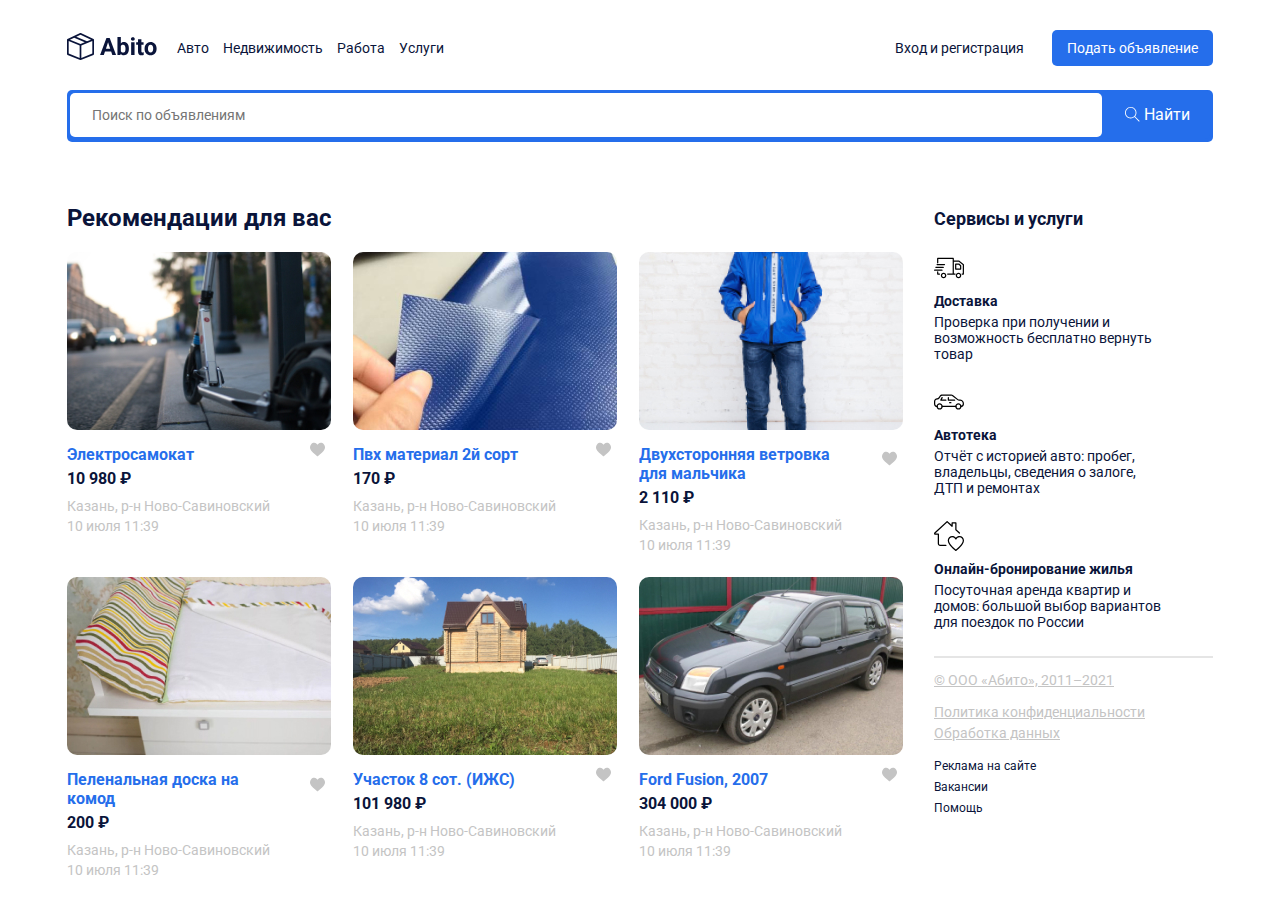
<file: index.html>
<!DOCTYPE html>
<html lang="ru">
<head>
	<meta charset="UTF-8">
	<meta http-equiv="X-UA-Compatible" content="IE=edge">
	<meta name="viewport" content="width=device-width, initial-scale=1.0">
	<title>Abito</title>
	<link rel="stylesheet" href="css/normalize.css">
	<link rel="preconnect" href="https://fonts.googleapis.com">
	<link rel="preconnect" href="https://fonts.gstatic.com" crossorigin>
	<link href="https://fonts.googleapis.com/css2?family=Roboto:wght@400;700&display=swap" rel="stylesheet">
	<link rel="stylesheet" href="css/style.css">
</head>
<body>
	<div class="container">
		<!-- Шапка сайта -->
	<header class="header">
		<div class="navbar">
			<a href="/index.html" class="logo">
				<img src="img/logo.svg" alt="Logo: Abito" class="logo-img">
			</a>
			<nav class="navbar-menu">
				<ul class="menu">
					<li class="menu-item">
						<a href="#" class="menu-link">Авто</a></li>
					<li class="menu-item">
						<a href="#" class="menu-link">Недвижимость</a></li>
					<li class="menu-item">
						<a href="#" class="menu-link">Работа</a></li>
					<li class="menu-item">
						<a href="#" class="menu-link">Услуги</a></li>
				</ul>
			</nav>
			<div class="button-group">
				<a href="#" class="button button-link">Вход и регистрация</a>
				<a href="#" class="button button-primary">Подать объявление</a>
			</div>
			<!-- /.button-group -->
		</div>
		<!-- /.navbar -->
		<div class="search-panel">
			<input type="search" class="search-input" placeholder="Поиск по объявлениям">
			<button class="search-button">
				<svg class="search-icon" width="15" height="15" viewBox="0 0 15 15"  xmlns="http://www.w3.org/2000/svg">
					<g clip-path="url(#clip0)">
					<path d="M14.6506 14.0012L10.0862 9.43675C10.9465 8.43352 11.4706 7.13293 11.4706 5.71058C11.4706 2.54822 8.89765 -0.0247192 5.7353 -0.0247192C4.20353 -0.0247192 2.76265 0.571751 1.67824 1.6544C0.595589 2.73793 -0.000881376 4.17881 9.77541e-07 5.71058C9.77541e-07 8.87293 2.57294 11.4459 5.7353 11.4459C7.15765 11.4459 8.45912 10.9218 9.46235 10.0615L14.0268 14.6259L14.6506 14.0012ZM5.7353 10.5635C3.06 10.5635 0.882354 8.38675 0.882354 5.71058C0.881472 4.41352 1.38618 3.19499 2.30294 2.2791C3.21882 1.36234 4.43824 0.857634 5.7353 0.857634C8.41059 0.857634 10.5882 3.0344 10.5882 5.71058C10.5882 8.38587 8.41059 10.5635 5.7353 10.5635Z" fill="white"/>
					</g>
					<defs>
					<clipPath id="clip0">
					<rect width="15" height="15" fill="white"/>
					</clipPath>
					</defs>
					</svg>					
				<span class="search-button-text">Найти</span>
			</button>
		</div>
		<!-- /.search-panel -->
	</header>

	<div class="page-content">
		<main class="main">
			<h2 class="paget-title">Рекомендации для вас</h2>
			<div class="cards">
				<a href="#" class="card">
					<img src="img/card-image.jpg" alt="photo" class="card-img">
					<div class="card-header">
						<h3 class="card-title">Электросамокат</h3>
						<button class="like">
							<svg class="like-svg" width="15" height="15" viewBox="0 0 15 15"  xmlns="http://www.w3.org/2000/svg">
								<g clip-path="url(#clip0)">
								<path class="like-svg" d="M13.81 2.12631C13.0336 1.28414 11.9681 0.820312 10.8097 0.820312C9.94389 0.820312 9.15092 1.09406 8.45284 1.63387C8.10059 1.90636 7.78141 2.23972 7.5 2.62882C7.2187 2.23984 6.89941 1.90636 6.54705 1.63387C5.84908 1.09406 5.05611 0.820312 4.19025 0.820312C3.03188 0.820312 1.96632 1.28414 1.18984 2.12631C0.42263 2.95864 0 4.09573 0 5.32825C0 6.59683 0.472755 7.75806 1.48773 8.98281C2.39571 10.0784 3.70068 11.1905 5.21187 12.4783C5.72788 12.9181 6.31279 13.4166 6.92013 13.9476C7.08057 14.0881 7.28645 14.1655 7.5 14.1655C7.71343 14.1655 7.91943 14.0881 8.07964 13.9478C8.68698 13.4167 9.27223 12.918 9.78848 12.478C11.2994 11.1904 12.6044 10.0784 13.5124 8.9827C14.5274 7.75806 15 6.59683 15 5.32814C15 4.09573 14.5774 2.95864 13.81 2.12631Z" fill="#C4C4C4"/>
								</g>
								<defs>
								<clipPath id="clip0">
								<rect width="15" height="15" fill="white"/>
								</clipPath>
								</defs>
								</svg>
						</button>
					</div>
					<!-- /.card-title -->
					<strong class="card-price">
						10 980 ₽
					</strong>
					<p class="card-text">Казань, р-н Ново-Савиновский</p>
					<p class="card-text">10 июля 11:39</p>
				</a>
				<!-- /.card -->
				<a href="#" class="card">
					<img src="img/card-image-2.jpg" alt="photo" class="card-img">
					<div class="card-header">
						<h3 class="card-title">Пвх материал 2й сорт</h3>
						<button class="like">
							<svg class="like-svg" width="15" height="15" viewBox="0 0 15 15"  xmlns="http://www.w3.org/2000/svg">
								<g clip-path="url(#clip0)">
								<path class="like-svg" d="M13.81 2.12631C13.0336 1.28414 11.9681 0.820312 10.8097 0.820312C9.94389 0.820312 9.15092 1.09406 8.45284 1.63387C8.10059 1.90636 7.78141 2.23972 7.5 2.62882C7.2187 2.23984 6.89941 1.90636 6.54705 1.63387C5.84908 1.09406 5.05611 0.820312 4.19025 0.820312C3.03188 0.820312 1.96632 1.28414 1.18984 2.12631C0.42263 2.95864 0 4.09573 0 5.32825C0 6.59683 0.472755 7.75806 1.48773 8.98281C2.39571 10.0784 3.70068 11.1905 5.21187 12.4783C5.72788 12.9181 6.31279 13.4166 6.92013 13.9476C7.08057 14.0881 7.28645 14.1655 7.5 14.1655C7.71343 14.1655 7.91943 14.0881 8.07964 13.9478C8.68698 13.4167 9.27223 12.918 9.78848 12.478C11.2994 11.1904 12.6044 10.0784 13.5124 8.9827C14.5274 7.75806 15 6.59683 15 5.32814C15 4.09573 14.5774 2.95864 13.81 2.12631Z" fill="#C4C4C4"/>
								</g>
								<defs>
								<clipPath id="clip0">
								<rect width="15" height="15" fill="white"/>
								</clipPath>
								</defs>
								</svg>
						</button>
					</div>
					<!-- /.card-title -->
					<strong class="card-price">
						170 ₽
					</strong>
					<p class="card-text">Казань, р-н Ново-Савиновский</p>
					<p class="card-text">10 июля 11:39</p>
				</a>
				<!-- /.card -->
				<a href="#" class="card">
					<img src="img/card-image-3.jpg" alt="photo" class="card-img">
					<div class="card-header">
						<h3 class="card-title">Двухсторонняя ветровка для мальчика</h3>
						<button class="like">
							<svg class="like-svg" width="15" height="15" viewBox="0 0 15 15"  xmlns="http://www.w3.org/2000/svg">
								<g clip-path="url(#clip0)">
								<path class="like-svg" d="M13.81 2.12631C13.0336 1.28414 11.9681 0.820312 10.8097 0.820312C9.94389 0.820312 9.15092 1.09406 8.45284 1.63387C8.10059 1.90636 7.78141 2.23972 7.5 2.62882C7.2187 2.23984 6.89941 1.90636 6.54705 1.63387C5.84908 1.09406 5.05611 0.820312 4.19025 0.820312C3.03188 0.820312 1.96632 1.28414 1.18984 2.12631C0.42263 2.95864 0 4.09573 0 5.32825C0 6.59683 0.472755 7.75806 1.48773 8.98281C2.39571 10.0784 3.70068 11.1905 5.21187 12.4783C5.72788 12.9181 6.31279 13.4166 6.92013 13.9476C7.08057 14.0881 7.28645 14.1655 7.5 14.1655C7.71343 14.1655 7.91943 14.0881 8.07964 13.9478C8.68698 13.4167 9.27223 12.918 9.78848 12.478C11.2994 11.1904 12.6044 10.0784 13.5124 8.9827C14.5274 7.75806 15 6.59683 15 5.32814C15 4.09573 14.5774 2.95864 13.81 2.12631Z" fill="#C4C4C4"/>
								</g>
								<defs>
								<clipPath id="clip0">
								<rect width="15" height="15" fill="white"/>
								</clipPath>
								</defs>
								</svg>
						</button>
					</div>
					<!-- /.card-title -->
					<strong class="card-price">
						2 110 ₽
					</strong>
					<p class="card-text">Казань, р-н Ново-Савиновский</p>
					<p class="card-text">10 июля 11:39</p>
				</a>
				<!-- /.card -->
				<a href="#" class="card">
					<img src="img/card-image-4.jpg" alt="photo" class="card-img">
					<div class="card-header">
						<h3 class="card-title">Пеленальная доска на комод</h3>
						<button class="like">
							<svg class="like-svg" width="15" height="15" viewBox="0 0 15 15"  xmlns="http://www.w3.org/2000/svg">
								<g clip-path="url(#clip0)">
								<path class="like-svg" d="M13.81 2.12631C13.0336 1.28414 11.9681 0.820312 10.8097 0.820312C9.94389 0.820312 9.15092 1.09406 8.45284 1.63387C8.10059 1.90636 7.78141 2.23972 7.5 2.62882C7.2187 2.23984 6.89941 1.90636 6.54705 1.63387C5.84908 1.09406 5.05611 0.820312 4.19025 0.820312C3.03188 0.820312 1.96632 1.28414 1.18984 2.12631C0.42263 2.95864 0 4.09573 0 5.32825C0 6.59683 0.472755 7.75806 1.48773 8.98281C2.39571 10.0784 3.70068 11.1905 5.21187 12.4783C5.72788 12.9181 6.31279 13.4166 6.92013 13.9476C7.08057 14.0881 7.28645 14.1655 7.5 14.1655C7.71343 14.1655 7.91943 14.0881 8.07964 13.9478C8.68698 13.4167 9.27223 12.918 9.78848 12.478C11.2994 11.1904 12.6044 10.0784 13.5124 8.9827C14.5274 7.75806 15 6.59683 15 5.32814C15 4.09573 14.5774 2.95864 13.81 2.12631Z" fill="#C4C4C4"/>
								</g>
								<defs>
								<clipPath id="clip0">
								<rect width="15" height="15" fill="white"/>
								</clipPath>
								</defs>
								</svg>
						</button>
					</div>
					<!-- /.card-title -->
					<strong class="card-price">
						200 ₽
					</strong>
					<p class="card-text">Казань, р-н Ново-Савиновский</p>
					<p class="card-text">10 июля 11:39</p>
				</a>
				<!-- /.card -->
				<a href="#" class="card">
					<img src="img/card-image-5.jpg" alt="photo" class="card-img">
					<div class="card-header">
						<h3 class="card-title">Участок 8 сот. (ИЖС)</h3>
						<button class="like">
							<svg class="like-svg" width="15" height="15" viewBox="0 0 15 15"  xmlns="http://www.w3.org/2000/svg">
								<g clip-path="url(#clip0)">
								<path class="like-svg" d="M13.81 2.12631C13.0336 1.28414 11.9681 0.820312 10.8097 0.820312C9.94389 0.820312 9.15092 1.09406 8.45284 1.63387C8.10059 1.90636 7.78141 2.23972 7.5 2.62882C7.2187 2.23984 6.89941 1.90636 6.54705 1.63387C5.84908 1.09406 5.05611 0.820312 4.19025 0.820312C3.03188 0.820312 1.96632 1.28414 1.18984 2.12631C0.42263 2.95864 0 4.09573 0 5.32825C0 6.59683 0.472755 7.75806 1.48773 8.98281C2.39571 10.0784 3.70068 11.1905 5.21187 12.4783C5.72788 12.9181 6.31279 13.4166 6.92013 13.9476C7.08057 14.0881 7.28645 14.1655 7.5 14.1655C7.71343 14.1655 7.91943 14.0881 8.07964 13.9478C8.68698 13.4167 9.27223 12.918 9.78848 12.478C11.2994 11.1904 12.6044 10.0784 13.5124 8.9827C14.5274 7.75806 15 6.59683 15 5.32814C15 4.09573 14.5774 2.95864 13.81 2.12631Z" fill="#C4C4C4"/>
								</g>
								<defs>
								<clipPath id="clip0">
								<rect width="15" height="15" fill="white"/>
								</clipPath>
								</defs>
								</svg>
						</button>
					</div>
					<!-- /.card-title -->
					<strong class="card-price">
						101 980 ₽
					</strong>
					<p class="card-text">Казань, р-н Ново-Савиновский</p>
					<p class="card-text">10 июля 11:39</p>
				</a>
				<a href="#" class="card">
					<img src="img/card-image-6.jpg" alt="photo" class="card-img">
					<div class="card-header">
						<h3 class="card-title">Ford Fusion, 2007</h3>
						<button class="like">
							<svg class="like-svg" width="15" height="15" viewBox="0 0 15 15"  xmlns="http://www.w3.org/2000/svg">
								<g clip-path="url(#clip0)">
								<path class="like-svg" d="M13.81 2.12631C13.0336 1.28414 11.9681 0.820312 10.8097 0.820312C9.94389 0.820312 9.15092 1.09406 8.45284 1.63387C8.10059 1.90636 7.78141 2.23972 7.5 2.62882C7.2187 2.23984 6.89941 1.90636 6.54705 1.63387C5.84908 1.09406 5.05611 0.820312 4.19025 0.820312C3.03188 0.820312 1.96632 1.28414 1.18984 2.12631C0.42263 2.95864 0 4.09573 0 5.32825C0 6.59683 0.472755 7.75806 1.48773 8.98281C2.39571 10.0784 3.70068 11.1905 5.21187 12.4783C5.72788 12.9181 6.31279 13.4166 6.92013 13.9476C7.08057 14.0881 7.28645 14.1655 7.5 14.1655C7.71343 14.1655 7.91943 14.0881 8.07964 13.9478C8.68698 13.4167 9.27223 12.918 9.78848 12.478C11.2994 11.1904 12.6044 10.0784 13.5124 8.9827C14.5274 7.75806 15 6.59683 15 5.32814C15 4.09573 14.5774 2.95864 13.81 2.12631Z" fill="#C4C4C4"/>
								</g>
								<defs>
								<clipPath id="clip0">
								<rect width="15" height="15" fill="white"/>
								</clipPath>
								</defs>
								</svg>
						</button>
					</div>
					<!-- /.card-title -->
					<strong class="card-price">
						304 000 ₽
					</strong>
					<p class="card-text">Казань, р-н Ново-Савиновский</p>
					<p class="card-text">10 июля 11:39</p>
				</a>
			</div>
			
			<!-- /.cards -->
		</main>
		<aside class="sidebar">
			<h4 class="page-title">Сервисы и услуги</h4>
			<div class="service">
				<img src="img/shipping.svg" alt="icon: shipping" class="service-image">
				<h5 class="service-title">Доставка</h5>
				<p class="service-text">Проверка при получении и возможность бесплатно вернуть товар</p>
			</div>
			<!-- /.service -->
			<div class="service">
				<img src="img/avto.svg" alt="icon: shipping" class="service-image">
				<h5 class="service-title">Автотека</h5>
				<p class="service-text">Отчёт с историей авто: пробег, владельцы, сведения о залоге, ДТП и ремонтах</p>
			</div>
			<!-- /.service -->
			<div class="service">
				<img src="img/home.svg" alt="icon: shipping" class="service-image">
				<h5 class="service-title">Онлайн-бронирование жилья</h5>
				<p class="service-text">Посуточная аренда квартир и домов: большой выбор вариантов для поездок по России</p>
			</div>
			<!-- /.service -->
			<hr color="#E5E5E5">
			<footer class="footer">
				<p class="footer-text">© ООО «Абито», 2011–2021</p>
				<ul class="footer-menu">
					<li class="footer-menu-item"><a href="#" class="footer-text">Политика конфиденциальности</a></li>
					<li class="footer-menu-item"><a href="#" class="footer-text">Обработка данных</a></li>
				</ul>
				<ul class="footer-menu">
					<li class="footer-menu-item"><a href="#" class="footer-link">Реклама на сайте</a></li>
					<li class="footer-menu-item"><a href="#" class="footer-link">Вакансии</a></li>
					<li class="footer-menu-item"><a href="#" class="footer-link">Помощь</a></li>
				</ul>
			</footer>
		</aside>
	</div>
	<!-- /.page-content -->
	</div>
</body>
</html>
</file>
<file: css/style.css>
body{
	/* background: #E5E5E5; */
	color: #0A143A;
	font-family: 'Roboto', sans-serif;
	font-size: 14px;
}
a{
	text-decoration: none;
	color: inherit;
}
.container{
	width: 1146px;
	margin: auto;
}
.header {
	margin-top: 30px;
	padding-bottom: 30px;
	margin-bottom: 12px;
}
.navbar {
	display: flex;
	align-items: center;
	justify-content: space-between;

}
.navbar-menu {
	margin-right: auto;
}
.menu {
	display: flex;
	list-style: none;
	margin: 0;
	padding-left: 20px;
	
}
.menu-item:not(:last-child) {
	margin-right: 14px;
}
.button {
	display: inline-block;
	padding: 10px 15px;
}
.button-link{
	margin-right: 10px;
}
.button-primary{
	background: #256EEB;
	border-radius: 5px;
	color: white;
}
.search-panel {
	margin-top: 24px;
	width: 100%;
	height: 52px;
	background: #256EEB;
	border-radius: 5px;
}
.search-input {
	display: inline-block;
	width: 1032px;
	height: 44px;
	margin-left: 3px;
	margin-top: 0px;
	border-radius: 5px;
	border: none;
	padding-left: 22px;
}
.search-button {
	background-color: inherit;
	border: none;
	font-size: 16px;
	padding: 15px 20px;
	border-radius: 5px;
	color: #FFFFFF;
}
.search-icon {
	position: relative;
	top: 2px;
}

.page-content{
	display: grid;
	grid-template-columns: 9fr 3fr;
	grid-column-gap: 30px;
}
.paget-title{
	font-size: 24px;
line-height: 28px;
}
.cards {
	display: flex;
	flex-wrap: wrap;
}
.card {
	margin-bottom: 20px;
	width: 264px;
}
.card:not(:nth-child(3n)) {
	margin-right: 22px;
}
.card-img {
	border-radius: 10px;
	width: 264px;
	height: 178px;
	object-fit: cover;
}
.card-header {
	display: flex;
	justify-content: space-between;
	align-items: center;
}
.card-title {
	font-size: 16px;
	line-height: 19px;
	color: #256EEB;
	margin: 12px 0 5px;
	width: 200px;
	overflow-x: hidden;
}
.like {
	background: white;
	border: none;
	cursor: pointer;
	margin-left: 15px;
}
.like-svg:hover{
	fill: #256EEB;
}
.card-price {
	display: inline-block;
	font-size: 16px;
	line-height: 19px;
	margin-bottom: 10px;
}
.card-text {
	font-size: 14px;
	line-height: 16px;
	color: #C4C4C4;
	margin-top: 0;
	margin-bottom: 4px;
}

.page-title {
	font-size: 18px;
line-height: 21px;
}
.service {
	margin-bottom: 25px;
}

.service-title {
	font-weight: bold;
	font-size: 14px;
	line-height: 16px;
	margin: 7px 0 5px;
}
.service-text {
	display: inline-block;
	margin: 0;
	width: 230px;
	font-size: 14px;
	line-height: 16px;
}
.footer {
}
.footer-text {
	font-size: 14px;
	line-height: 16px;
	color: #C4C4C4;
	text-decoration: underline;
}
.footer-menu {
	list-style: none;
	padding: 0;
	margin-top: 16px;
}
.footer-menu-item {
	margin-bottom: 5px;
	
}
.footer-link {
	font-size: 12px;
	line-height: 14px;
	color: #0A143A;
	text-decoration: none;
}
</file>
